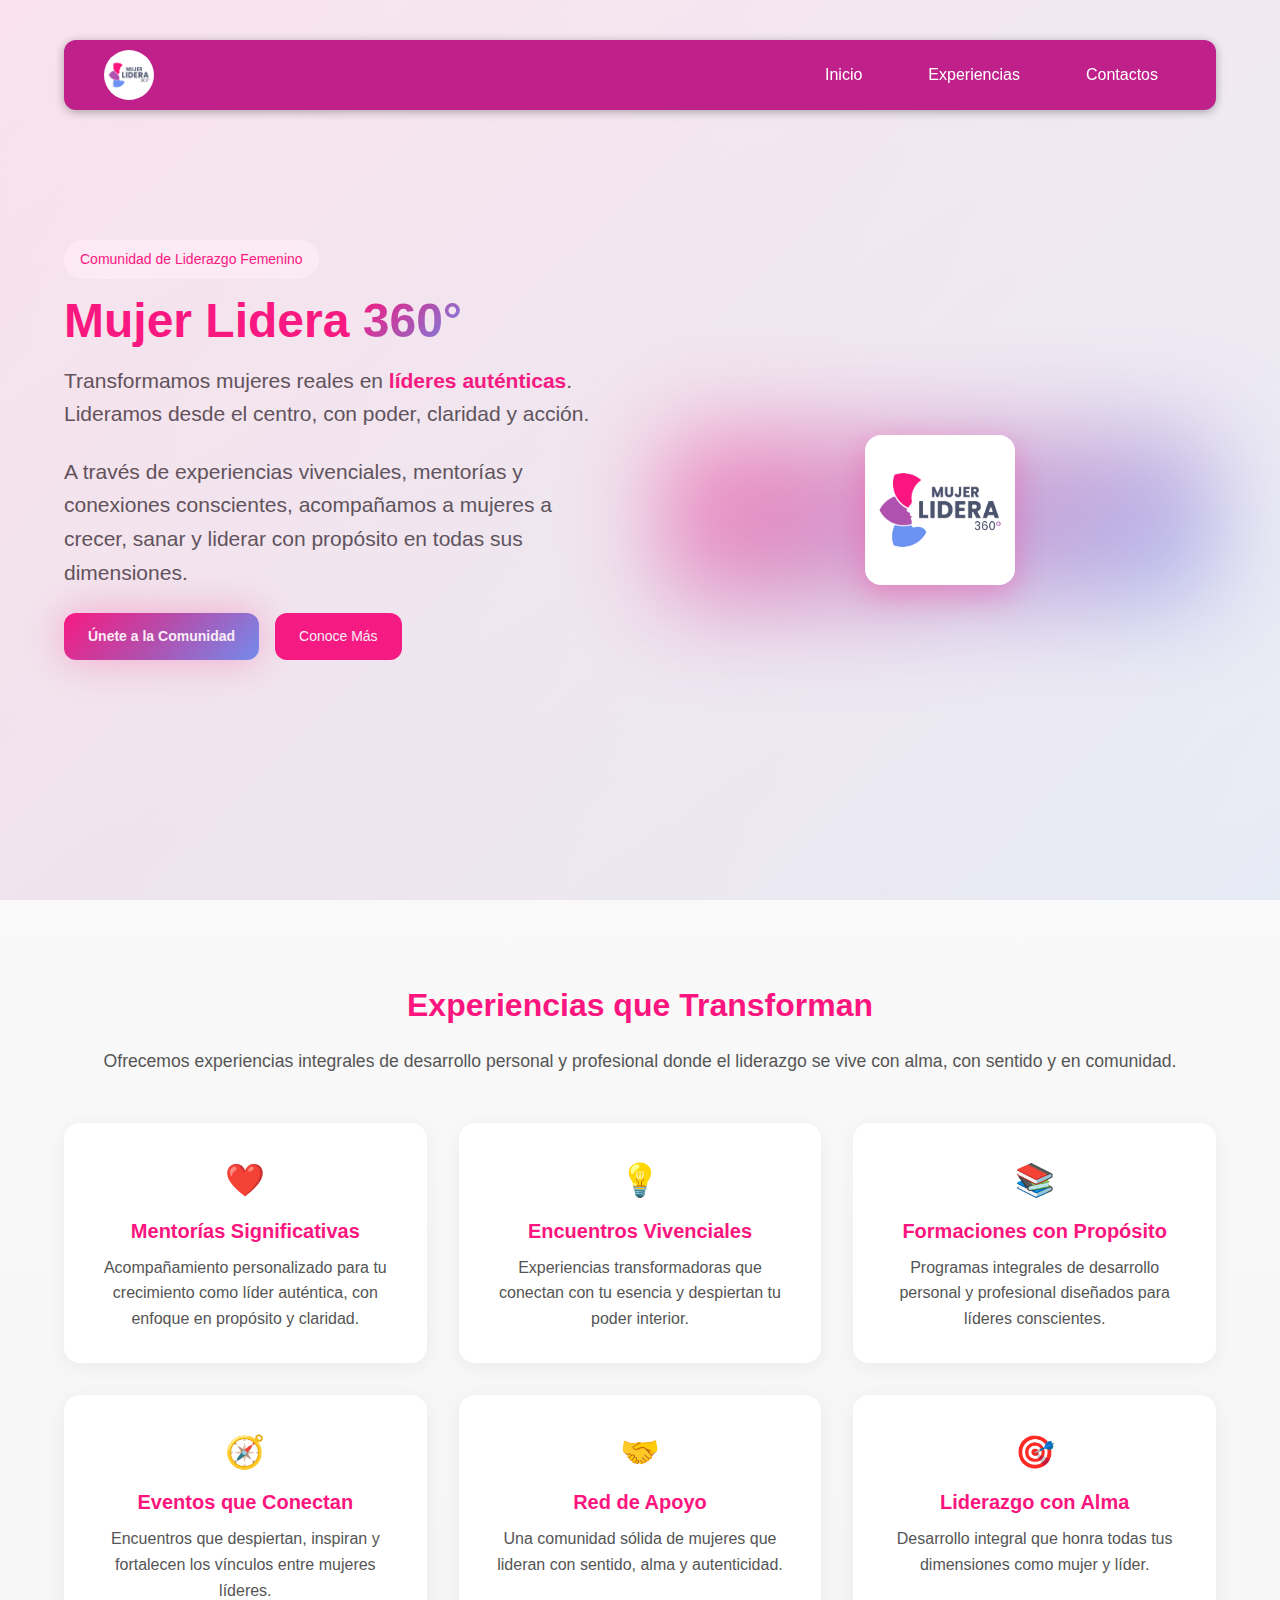
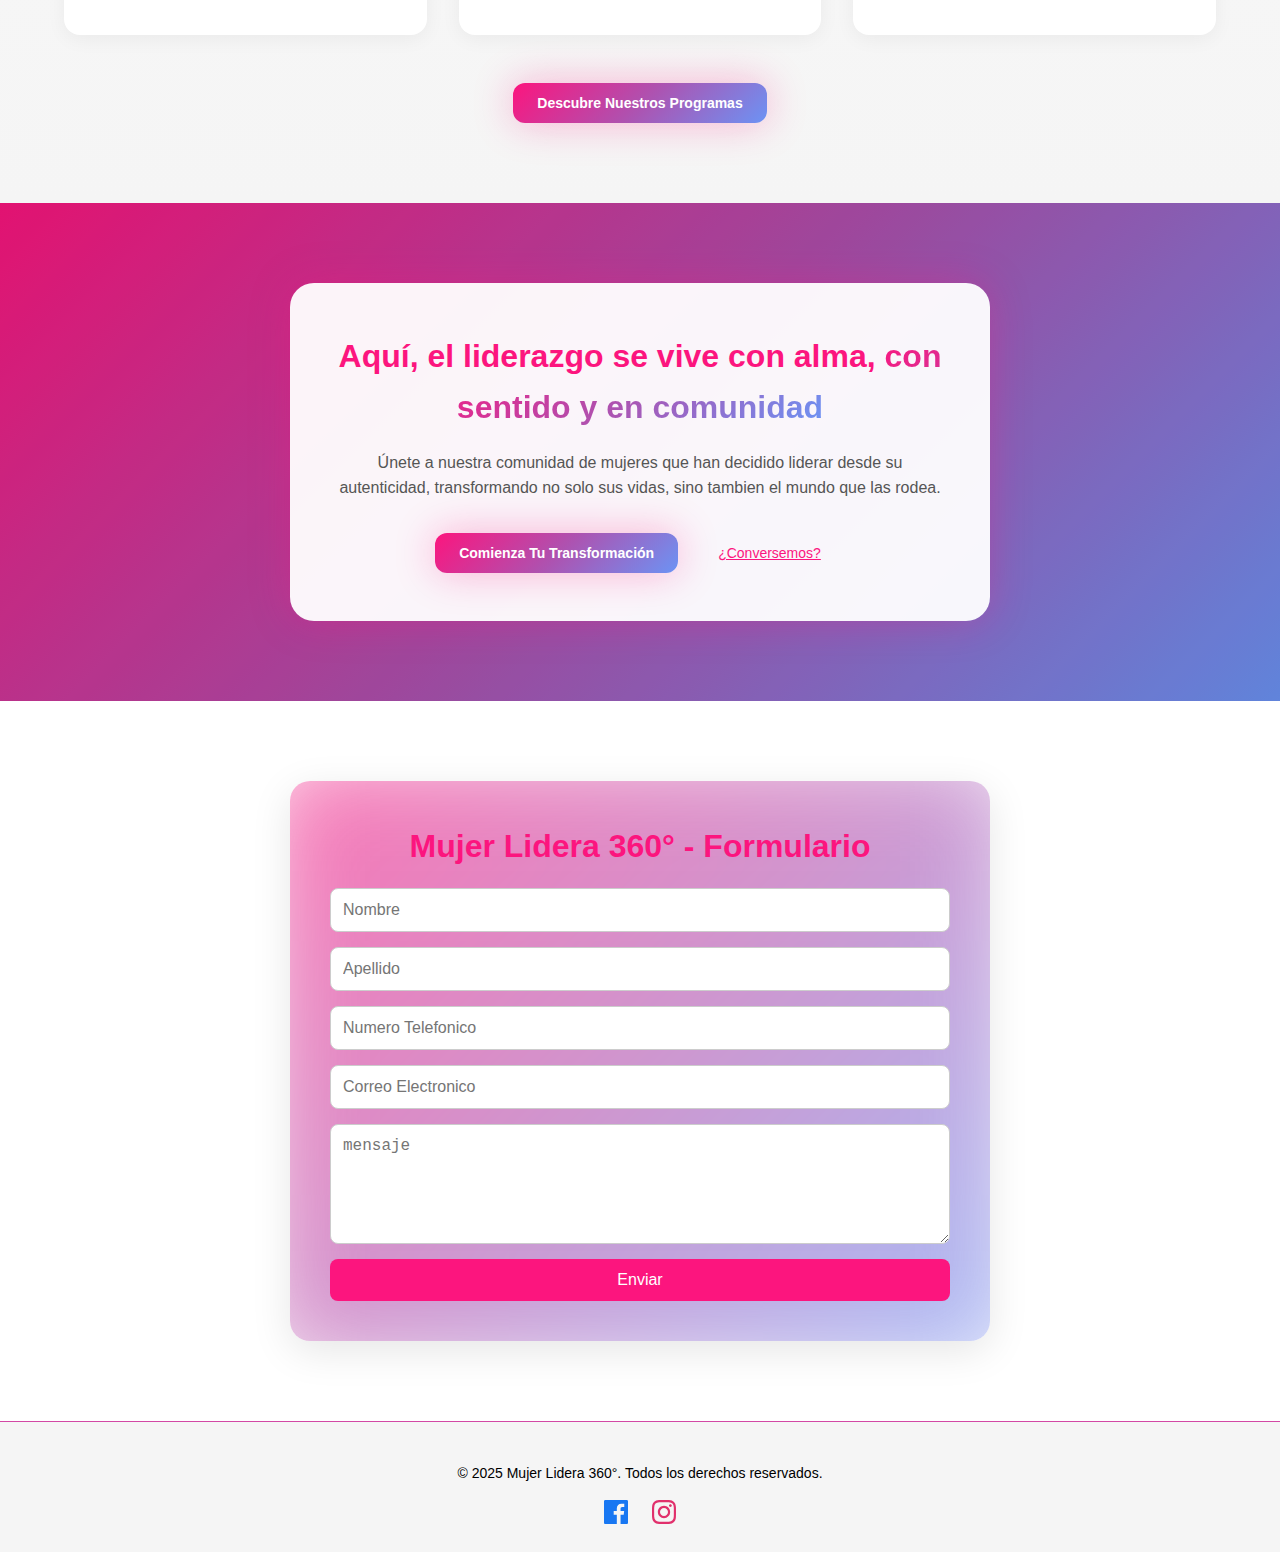
<file: index.html>
<!DOCTYPE html>
<html lang="es">
  <head>
    <meta charset="UTF-8" />
    <meta name="viewport" content="width=device-width, initial-scale=1.0" />
    <title>Mujer Lidera 360° - Comunidad de Liderazgo Femenino Auténtico</title>
    <meta
      name="description"
      content="Transformamos mujeres reales en líderes auténticas. Mentorías, encuentros vivenciales y formaciones con propósito. Únete a nuestra comunidad de liderazgo 360°."
    />

    <meta property="og:type" content="website" />
    <meta
      property="og:title"
      content="Mujer Lidera 360° - Liderazgo Femenino Auténtico"
    />
    <meta
      property="og:description"
      content="Transformamos mujeres reales en líderes auténticas. Únete a nuestra comunidad 360°."
    />
    <meta
      property="og:image"
      content="https://i.ibb.co/MkhcDfD9/mujerlidera.jpg"
    />
    <meta property="og:url" content="https://tusitio.com" />

    <meta name="twitter:card" content="summary_large_image" />
    <meta
      name="twitter:title"
      content="Mujer Lidera 360° - Liderazgo Femenino Auténtico"
    />
    <meta
      name="twitter:description"
      content="Transformamos mujeres reales en líderes auténticas. Únete a nuestra comunidad 360°."
    />
    <meta
      name="twitter:image"
      content="https://i.ibb.co/MkhcDfD9/mujerlidera.jpg"
    />
    <link rel="icon" href="./img/mujerlidera.jpg" />
    <link rel="stylesheet" href="./css/navbar.css" />
    <link rel="stylesheet" href="./css/styles.css" />
    <link rel="stylesheet" href="./css/FormularioStyle.css" />
    <link rel="stylesheet" href="./css/footer.css" />
    <script src="https://cdn.emailjs.com/dist/email.min.js"></script>
  </head>

  <body>
    <nav>
      <img class="logo" src="./img/mujerlidera.jpg" alt="" />
      <ul>
        <li><a href="#inicio"> Inicio</a></li>
        <li><a href="#experiencias">Experiencias</a></li>
        <li><a href="#contacto">Contactos</a></li>
      </ul>
      <div class="hamburger">
        <span></span>
        <span></span>
        <span></span>
      </div>
    </nav>
    <section id="inicio" class="hero-section">
      <div class="hero-background"></div>
      <div class="container">
        <div class="hero-grid">
          <div class="hero-content animate-float">
            <div class="hero-badge">
              <span>Comunidad de Liderazgo Femenino</span>
            </div>
            <h1 class="hero-title">
              Mujer Lidera <span class="gradient-text">360°</span>
            </h1>
            <p class="hero-subtitle">
              Transformamos mujeres reales en
              <strong class="text-primary">líderes auténticas</strong>.
              Lideramos desde el centro, con poder, claridad y acción.
            </p>
            <p class="hero-description">
              A través de experiencias vivenciales, mentorías y conexiones
              conscientes, acompañamos a mujeres a crecer, sanar y liderar con
              propósito en todas sus dimensiones.
            </p>
            <div class="hero-buttons">
              <a href="#contacto" class="btn btn-hero">
                Únete a la Comunidad
              </a>
              <button class="btn btn-elegant" onclick="learnMore()">
                Conoce Más
              </button>
            </div>
          </div>
          <div class="hero-image-container">
            <div class="hero-image-glow"></div>
            <img
              src="./img//mujerlidera.jpg"
              alt="Mujeres líderes empoderadas"
              class="hero-image"
            />
          </div>
        </div>
      </div>
    </section>

    <section id="experiencias" class="services-section">
      <div class="container">
        <div class="section-header">
          <h2 class="section-title">Experiencias que Transforman</h2>
          <p class="section-subtitle">
            Ofrecemos experiencias integrales de desarrollo personal y
            profesional donde el liderazgo se vive con alma, con sentido y en
            comunidad.
          </p>
        </div>
        <div class="services-grid">
          <div class="service-card">
            <div class="service-icon">❤️</div>
            <h3 class="service-title">Mentorías Significativas</h3>
            <p class="service-description">
              Acompañamiento personalizado para tu crecimiento como líder
              auténtica, con enfoque en propósito y claridad.
            </p>
          </div>
          <div class="service-card">
            <div class="service-icon">💡</div>
            <h3 class="service-title">Encuentros Vivenciales</h3>
            <p class="service-description">
              Experiencias transformadoras que conectan con tu esencia y
              despiertan tu poder interior.
            </p>
          </div>
          <div class="service-card">
            <div class="service-icon">📚</div>
            <h3 class="service-title">Formaciones con Propósito</h3>
            <p class="service-description">
              Programas integrales de desarrollo personal y profesional
              diseñados para líderes conscientes.
            </p>
          </div>
          <div class="service-card">
            <div class="service-icon">🧭</div>
            <h3 class="service-title">Eventos que Conectan</h3>
            <p class="service-description">
              Encuentros que despiertan, inspiran y fortalecen los vínculos
              entre mujeres líderes.
            </p>
          </div>
          <div class="service-card">
            <div class="service-icon">🤝</div>
            <h3 class="service-title">Red de Apoyo</h3>
            <p class="service-description">
              Una comunidad sólida de mujeres que lideran con sentido, alma y
              autenticidad.
            </p>
          </div>
          <div class="service-card">
            <div class="service-icon">🎯</div>
            <h3 class="service-title">Liderazgo con Alma</h3>
            <p class="service-description">
              Desarrollo integral que honra todas tus dimensiones como mujer y
              líder.
            </p>
          </div>
        </div>
        <div class="section-cta">
          <button
            class="btn btn-hero animate-float"
            onclick="discoverPrograms()"
          >
            Descubre Nuestros Programas
          </button>
        </div>
      </div>
    </section>

    <section class="cta-section">
      <div class="cta-background"></div>
      <div class="container">
        <div class="cta-card">
          <h2 class="cta-title">
            Aquí, el liderazgo se vive con alma,<span class="gradient-text">
              con sentido y en comunidad</span
            >
          </h2>
          <p class="cta-description">
            Únete a nuestra comunidad de mujeres que han decidido liderar desde
            su autenticidad, transformando no solo sus vidas, sino tambien el
            mundo que las rodea.
          </p>
          <div class="cta-buttons">
            <button class="btn btn-hero" onclick="startTransformation()">
              Comienza Tu Transformación
            </button>
            <button class="btn btn-link" onclick="openContact()">
              ¿Conversemos?
            </button>
          </div>
        </div>
      </div>
    </section>
    <!-- <div class="hero-image-container">
      <div class="hero-image-glow"></div>
      <img
        src="./img/mujerlidera.jpg"
        alt="Mujeres líderes empoderadas"
        class="hero-image"
        id="img-form"
      />
    </div> -->
    <main id="contacto" class="contenedor">
      <h2 class="text-form">Mujer Lidera 360° - Formulario</h2>
      <form class="form-contacto">
        <input type="text" name="nombre" placeholder="Nombre" required />
        <input type="text" name="apellido" placeholder="Apellido" required />
        <input
          type="text"
          name="telefono"
          placeholder="Numero Telefonico"
          required
        />
        <input
          type="email"
          name="email"
          placeholder="Correo Electronico"
          required
        />
        <textarea
          type="text"
          name="mensaje"
          placeholder="mensaje"
          required
        ></textarea>
        <button type="submit" class="btn btn-elegant">Enviar</button>
      </form>
    </main>
    <footer class="footer">
      <div class="footer-content">
        <p class="copyright">
          © 2025 Mujer Lidera 360°. Todos los derechos reservados.
        </p>
        <div class="social-icons">
          <a
            id="facebook"
            href="https://www.facebook.com/share/17GLfugxQf/"
            target="_blank"
          >
            <svg
              xmlns="http://www.w3.org/2000/svg"
              width="24"
              height="24"
              viewBox="0 0 24 24"
            >
              <path
                d="M22.675 0h-21.35c-.732 0-1.325.593-1.325 1.325v21.351c0 .731.593 1.324 1.325 1.324h11.495v-9.294h-3.128v-3.622h3.128v-2.671c0-3.1 1.893-4.788 4.659-4.788 1.325 0 2.463.099 2.795.143v3.24l-1.918.001c-1.504 0-1.795.715-1.795 1.763v2.313h3.587l-.467 3.622h-3.12v9.293h6.116c.73 0 1.323-.593 1.323-1.325v-21.35c0-.732-.593-1.325-1.325-1.325z"
              />
            </svg>
          </a>
          <a
            id="instagram"
            href="https://www.instagram.com/mujerlidera360/?igsh=enlnamEwZXRzcmFt#"
            target="_blank"
          >
            <svg
              xmlns="http://www.w3.org/2000/svg"
              width="24"
              height="24"
              viewBox="0 0 24 24"
            >
              <path
                d="M12 2.163c3.204 0 3.584.012 4.85.07 3.252.148 4.771 1.691 4.919 4.919.058 1.265.069 1.645.069 4.849 0 3.205-.012 3.584-.069 4.849-.149 3.225-1.664 4.771-4.919 4.919-1.266.058-1.644.07-4.85.07-3.204 0-3.584-.012-4.849-.07-3.26-.149-4.771-1.699-4.919-4.92-.058-1.265-.07-1.644-.07-4.849 0-3.204.013-3.583.07-4.849.149-3.227 1.664-4.771 4.919-4.919 1.266-.057 1.645-.069 4.849-.069zm0-2.163c-3.259 0-3.667.014-4.947.072-4.358.2-6.78 2.618-6.98 6.98-.059 1.281-.073 1.689-.073 4.948 0 3.259.014 3.668.072 4.948.2 4.358 2.618 6.78 6.98 6.98 1.281.058 1.689.072 4.948.072 3.259 0 3.668-.014 4.948-.072 4.354-.2 6.782-2.618 6.979-6.98.059-1.28.073-1.689.073-4.948 0-3.259-.014-3.667-.072-4.947-.196-4.354-2.617-6.78-6.979-6.98-1.281-.059-1.69-.073-4.949-.073zm0 5.838c-3.403 0-6.162 2.759-6.162 6.162s2.759 6.163 6.162 6.163 6.162-2.759 6.162-6.163c0-3.403-2.759-6.162-6.162-6.162zm0 10.162c-2.209 0-4-1.79-4-4 0-2.209 1.791-4 4-4s4 1.791 4 4c0 2.21-1.791 4-4 4zm6.406-11.845c-.796 0-1.441.645-1.441 1.44s.645 1.44 1.441 1.44c.795 0 1.439-.645 1.439-1.44s-.644-1.44-1.439-1.44z"
              />
            </svg>
          </a>
        </div>
      </div>
    </footer>

    <script src="./js/script.js"></script>
    <script src="./js/navbar.js"></script>
    <script src="./js/formulario.js"></script>
  </body>
</html>
</file>
<file: css/styles.css>
* {
  margin: 0;
  padding: 0;
  box-sizing: border-box;
}

body {
  font-family: -apple-system, BlinkMacSystemFont, "Segoe UI", Roboto, sans-serif;
  line-height: 1.6;
  color: #222;
  background: #fff;
}

:root {
  --primary: #fc157e;
  --secondary: #af51af;
  --accent: #6c93f4;
  --muted: #f5f5f5;
  --muted-foreground: #555;
  --gradient-hero: linear-gradient(135deg, #fc157e, #af51af, #6c93f4);
  --gradient-subtle: linear-gradient(180deg, #f9f9f9, #f5f5f5);
  --shadow-soft: 0 4px 20px rgba(0, 0, 0, 0.05);
  --shadow-elegant: 0 10px 30px rgba(252, 21, 126, 0.2);
  --shadow-glow: 0 0 40px rgba(252, 21, 126, 0.3);
  --transition-smooth: all 0.4s cubic-bezier(0.4, 0, 0.2, 1);
}

.container {
  max-width: 1200px;
  margin: 0 auto;
  padding: 0 1.5rem;
}

h1,
h2,
h3,
h4,
h5,
h6 {
  font-weight: 700;
}

.text-primary {
  color: var(--primary);
}

.gradient-text {
  background: var(--gradient-hero);
  background-clip: text;
  -webkit-background-clip: text;
  -webkit-text-fill-color: transparent;
  color: transparent;
}

@keyframes float {
  0%,
  100% {
    transform: translateY(0);
  }
  50% {
    transform: translateY(-10px);
  }
}

@keyframes glow {
  0%,
  100% {
    opacity: 1;
  }
  50% {
    opacity: 0.8;
  }
}

.animate-float {
  animation: float 3s ease-in-out infinite;
}

.animate-glow {
  animation: glow 2s ease-in-out infinite alternate;
}

.btn {
  display: inline-flex;
  align-items: center;
  justify-content: center;
  border-radius: 0.75rem;
  font-size: 0.875rem;
  font-weight: 500;
  cursor: pointer;
  border: none;
  text-decoration: none;
  outline: none;
  padding: 0.75rem 1.5rem;
  transition: var(--transition-smooth);
}

.btn-hero {
  background: var(--gradient-hero);
  color: white;
  font-weight: 600;
  box-shadow: var(--shadow-glow);
}

.btn-hero:hover {
  box-shadow: var(--shadow-elegant);
  transform: scale(1.05);
}

.btn-elegant:hover {
  background-color: #af51af;
  transition: all 1s ease;
}

.btn-elegant:hover {
  box-shadow: var(--shadow-soft);
  transform: scale(1.05);
}

.btn-link {
  background: none;
  color: var(--primary);
  text-decoration: underline;
}

.btn-link:hover {
  opacity: 0.8;
}

.hero-section {
  position: relative;
  min-height: 100vh;
  display: flex;
  align-items: center;
  justify-content: center;
  background: var(--gradient-subtle);
  overflow: hidden;
}

.hero-background {
  position: absolute;
  inset: 0;
  background: var(--gradient-hero);
  opacity: 0.1;
}

.hero-grid {
  display: grid;
  grid-template-columns: 1fr;
  gap: 3rem;
  align-items: center;
  z-index: 10;
  padding: 5rem 0;
}

@media (min-width: 1024px) {
  .hero-grid {
    grid-template-columns: 1fr 1fr;
  }
}

.hero-content {
  text-align: center;
}

@media (min-width: 1024px) {
  .hero-content {
    text-align: left;
  }
}

.hero-badge {
  display: inline-block;
  background: white;
  padding: 0.5rem 1rem;
  border-radius: 9999px;
  margin-bottom: 1rem;
  font-size: 0.875rem;
  color: var(--primary);
}

.hero-title {
  font-size: 3rem;
  margin-bottom: 1rem;
  line-height: 1.1;
  color: var(--primary);
}

.hero-subtitle,
.hero-description {
  color: var(--muted-foreground);
  margin-bottom: 1.5rem;
  font-size: 21px;
}

.hero-buttons {
  display: flex;
  flex-direction: column;
  gap: 1rem;
}

@media (min-width: 640px) {
  .hero-buttons {
    flex-direction: row;
  }
}

.hero-image-container {
  position: relative;
  display: flex;
  justify-content: center;
  align-items: center;
}

.hero-image-glow {
  position: absolute;
  inset: 0;
  background: linear-gradient(135deg, #fc157e, #af51af, #6c93f4);
  border-radius: 1.5rem;
  opacity: 0.2;
  filter: blur(3rem);
  animation: glow 3s ease-in-out infinite alternate;
}

.hero-image {
  position: relative;
  z-index: 10;
  width: 300px;
  height: auto;
  border-radius: 1rem;
  box-shadow: 0 10px 30px rgba(252, 21, 126, 0.3);
  transition: all 0.4s ease;
}

.hero-image:hover {
  transform: scale(1.05);
  box-shadow: 0 0 40px rgba(252, 21, 126, 0.5);
}

.footer {
  color: #fff;
  padding: 2rem 0;
  text-align: center;
}

.footer-content {
  max-width: 1200px;
  margin: auto;
}

.social-icons {
  margin-top: 1rem;
}

.social-icons a {
  margin: 0 10px;
  display: inline-block;
}

.social-icons img {
  width: 28px;
  height: 28px;
  transition: 0.3s;
}

.social-icons img:hover {
  transform: scale(1.2);
  filter: brightness(0.8) invert(1);
}

.services-section {
  padding: 5rem 0;
  background: var(--gradient-subtle);
}

.section-title {
  font-size: 2rem;
  color: var(--primary);
  margin-bottom: 1rem;
  text-align: center;
}
.section-subtitle {
  font-size: 1.1rem;
  color: var(--muted-foreground);
  text-align: center;
  margin-bottom: 3rem;
}

.services-grid {
  display: grid;
  grid-template-columns: 1fr;
  gap: 2rem;
}

@media (min-width: 768px) {
  .services-grid {
    grid-template-columns: repeat(2, 1fr);
  }
}
@media (min-width: 1024px) {
  .services-grid {
    grid-template-columns: repeat(3, 1fr);
  }
}

.service-card {
  background: white;
  padding: 2rem;
  border-radius: 1rem;
  box-shadow: var(--shadow-soft);
  text-align: center;
  transition: var(--transition-smooth);
}

.service-card:hover {
  transform: scale(1.02);
  box-shadow: var(--shadow-elegant);
}

.service-icon {
  text-align: center;
  font-size: 2rem;
  margin-bottom: 0.5rem;
}

.service-title {
  color: var(--primary);
  font-size: 1.25rem;
  margin-bottom: 0.5rem;
}
.service-description {
  color: var(--muted-foreground);
}

.cta-section {
  padding: 5rem 0;
  background: var(--gradient-hero);
  position: relative;
  overflow: hidden;
}

.cta-background {
  position: absolute;
  inset: 0;
  background: rgba(0, 0, 0, 0.1);
}

.cta-card {
  max-width: 700px;
  margin: 0 auto;
  background: rgba(255, 255, 255, 0.95);
  padding: 3rem;
  border-radius: 1.5rem;
  text-align: center;
  box-shadow: var(--shadow-glow);
  position: relative;
  z-index: 10;
}

.section-cta {
  margin-top: 3rem;
  text-align: center;
}

.cta-title {
  font-size: 2rem;
  margin-bottom: 1rem;
  color: var(--primary);
}
.cta-description {
  color: var(--muted-foreground);
  margin-bottom: 2rem;
}

.cta-buttons {
  display: flex;
  flex-direction: column;
  gap: 1rem;
}
@media (min-width: 640px) {
  .cta-buttons {
    flex-direction: row;
    justify-content: center;
  }
}

@media (max-width: 768px) {
  .container {
    padding: 0 1rem;
  }
  .hero-title {
    font-size: 2rem;
  }
  .section-title {
    font-size: 1.75rem;
  }
  .heroe-section {
    padding: 2rem 0;
  }
  .services-section {
    padding: 3rem 0;
  }
  .cta-section {
    padding: 3rem 0;
  }
  .hero-badge {
    font-size: 0.75rem;
    margin-top: 50px;
  }
  .hero-subtitle {
    font-size: 1rem;
  }
  .hero-description {
    font-size: 0.875rem;
  }
}
</file>
<file: css/FormularioStyle.css>
.hero-image-container {
  position: relative;
  top: 70px;
  display: flex;
  justify-content: center;
  align-items: center;
}

.hero-image-glow {
  position: absolute;
  inset: 0;
  background: linear-gradient(135deg, #fc157e, #af51af, #6c93f4);
  border-radius: 1.5rem;
  opacity: 0.5;
  filter: blur(3rem);
  animation: glow 3s ease-in-out infinite alternate;
}

.hero-image {
  position: relative;
  z-index: 10;
  width: 150px;
  height: auto;
  border-radius: 1rem;
  box-shadow: 0 10px 30px rgba(252, 21, 126, 0.3);
  transition: all 0.4s ease;

  margin-bottom: 20px;
}

.hero-image:hover {
  transform: scale(1.05);
  box-shadow: 0 0 40px rgba(252, 21, 126, 0.5);
}

.contenedor {
  max-width: 700px;
  margin: 50px auto;
  margin-top: 50px;
  padding: 20px;
  text-align: center;
}

.grid-botones {
  display: grid;
  grid-template-columns: repeat(2, 1fr);
  gap: 15px;
  margin-top: 30px;
}

button {
  padding: 15px;
  font-size: 18px;
  cursor: pointer;
  border-radius: 10px;
  border: none;
  background-color: #fc157e;
  color: white;
  transition: transform 0.2s, background 0.3s;
}

button:hover {
  background-color: #fc157e;
  transform: scale(1.05);
}

.form-contacto {
  display: flex;
  flex-direction: column;
  gap: 15px;
}

.form-contacto input,
.form-contacto textarea {
  padding: 12px;
  border: 1px solid #ccc;
  border-radius: 8px;
  font-size: 16px;
  width: 100%;
}

.form-contacto textarea {
  min-height: 120px;
}

.form-contacto button {
  background: #fc157e;
  color: white;
  font-size: 16px;
  border: none;
  padding: 12px;
  border-radius: 8px;
  cursor: pointer;
  transition: background 0.3s, transform 0.2s;
}

.form-contacto button:hover {
  background: #6c93f4;
  transform: scale(1.05);
}

.text-form {
  font-size: 2rem;
  color: var(--primary);
  margin-bottom: 1rem;
  text-align: center;
}
/* Contenedor del formulario con glow */
.contenedor {
  position: relative;
  max-width: 700px;
  margin: 80px auto;
  padding: 40px;
  text-align: center;
  border-radius: 20px;
  background: rgba(255, 255, 255, 0.9); /* blanco translúcido */
  box-shadow: 0 10px 40px rgba(0, 0, 0, 0.1);
  z-index: 1; /* asegura que el formulario esté sobre el glow */
  overflow: hidden; /* evita que el glow se salga demasiado */
}

/* Glow detrás */
.contenedor::before {
  content: "";
  position: absolute;
  top: -30px;
  left: -30px;
  right: -30px;
  bottom: -30px;
  background: linear-gradient(135deg, #fc157e, #af51af, #6c93f4);
  border-radius: 25px;
  filter: blur(50px);
  opacity: 0.6;
  z-index: -1; /* se queda detrás del contenido */
  animation: glow 6s ease-in-out infinite alternate;
}

@keyframes glow {
  0% {
    opacity: 0.5;
    transform: scale(1);
  }
  100% {
    opacity: 0.8;
    transform: scale(1.05);
  }
}
</file>
<file: css/footer.css>
/* Estilo general del footer */
.footer {
  background-color: #f5f5f5; /* fondo claro */
  color: white;
  padding: 20px 0;
  text-align: center;
  border-top: 1px solid #d348a5; /* borde rosado en la parte superior */
}

/* Iconos de redes sociales */
.footer .social-icons a {
  margin: 0 10px;
  display: inline-block;
  transition: transform 0.3s;
}

.footer .social-icons a:hover {
  transform: scale(1.2);
}

/* Colores de las redes sociales */
#facebook svg path {
  fill: #1877f2;
}

#instagram svg path {
  fill: #e1306c;
}

/* Copyright */
.copyright {
  margin-top: 20px;
  font-size: 14px;
  color: black;
}
</file>
<file: css/navbar.css>
/* Reset básico */
* {
  margin: 0;
  padding: 0;
  box-sizing: border-box;
}

html {
  scroll-behavior: smooth;
}

nav {
  width: 90%;
  max-width: 1200px;
  height: 70px;
  margin: 20px auto;
  background-color: #bf208a;
  border-radius: 12px;
  display: flex;
  justify-content: space-between;
  align-items: center;
  padding: 0 40px;
  position: fixed;
  top: 20px;
  left: 0;
  right: 0;
  z-index: 1000;
  box-shadow: 0 2px 10px rgba(0, 0, 0, 0.3);
  transition: all 0.3s ease;
}

nav .logo {
  height: 50px;
  width: auto;
  border-radius: 50%;
  object-fit: cover;
}

nav ul {
  list-style: none;
  display: flex;
  gap: 30px;
  transition: all 0.3s ease;
}

nav ul li a {
  text-decoration: none;
  color: white;
  font-size: 16px;
  font-weight: 500;
  cursor: pointer;
  border-radius: 8px;
  padding: 8px 16px;
  border: 2px solid transparent;
  transition: all 0.3s ease;
  position: relative;
}

nav ul li a:hover {
  border-color: #b00fb8;
  background-color: rgba(106, 74, 24, 0.1);
  transform: translateY(-2px);
}

/* Estilos del menú hamburguesa */
.hamburger {
  display: none;
  flex-direction: column;
  cursor: pointer;
  padding: 5px;
  border-radius: 5px;
  transition: all 0.3s ease;
}

.hamburger:hover {
  background-color: rgba(255, 255, 255, 0.1);
}

.hamburger span {
  width: 25px;
  height: 3px;
  background-color: white;
  margin: 3px 0;
  border-radius: 3px;
  transition: all 0.3s ease;
  transform-origin: center;
}

/* Animación del menú hamburguesa cuando está activo */
.hamburger.active span:nth-child(1) {
  transform: rotate(45deg) translate(6px, 6px);
}

.hamburger.active span:nth-child(2) {
  opacity: 0;
  transform: scale(0);
}

.hamburger.active span:nth-child(3) {
  transform: rotate(-45deg) translate(6px, -6px);
}

/* Media Queries para responsividad */
@media screen and (max-width: 768px) {
  nav {
    width: 95%;
    padding: 0 20px;
  }

  nav ul {
    position: absolute;
    top: 100%;
    left: 0;
    width: 100%;
    background-color: #bf208a;
    border-radius: 0 0 12px 12px;
    flex-direction: column;
    gap: 0;
    padding: 20px 0;
    transform: translateY(-20px);
    opacity: 0;
    visibility: hidden;
    transition: all 0.3s ease;
    box-shadow: 0 5px 15px rgba(0, 0, 0, 0.2);
  }

  nav ul.active {
    transform: translateY(0);
    opacity: 1;
    visibility: visible;
  }

  nav ul li {
    text-align: center;
    margin: 5px 0;
  }

  nav ul li a {
    display: block;
    padding: 15px 20px;
    margin: 0 20px;
    border-radius: 8px;
    font-size: 18px;
  }

  nav ul li a:hover {
    background-color: rgba(255, 153, 0, 0.2);
    transform: none;
  }

  .hamburger {
    display: flex;
  }
}

@media screen and (max-width: 480px) {
  nav {
    width: 98%;
    padding: 0 15px;
    margin: 10px auto;
  }

  nav .logo {
    height: 40px;
    width: 40px;
  }

  nav ul li a {
    font-size: 16px;
    padding: 12px 15px;
  }
}
</file>
